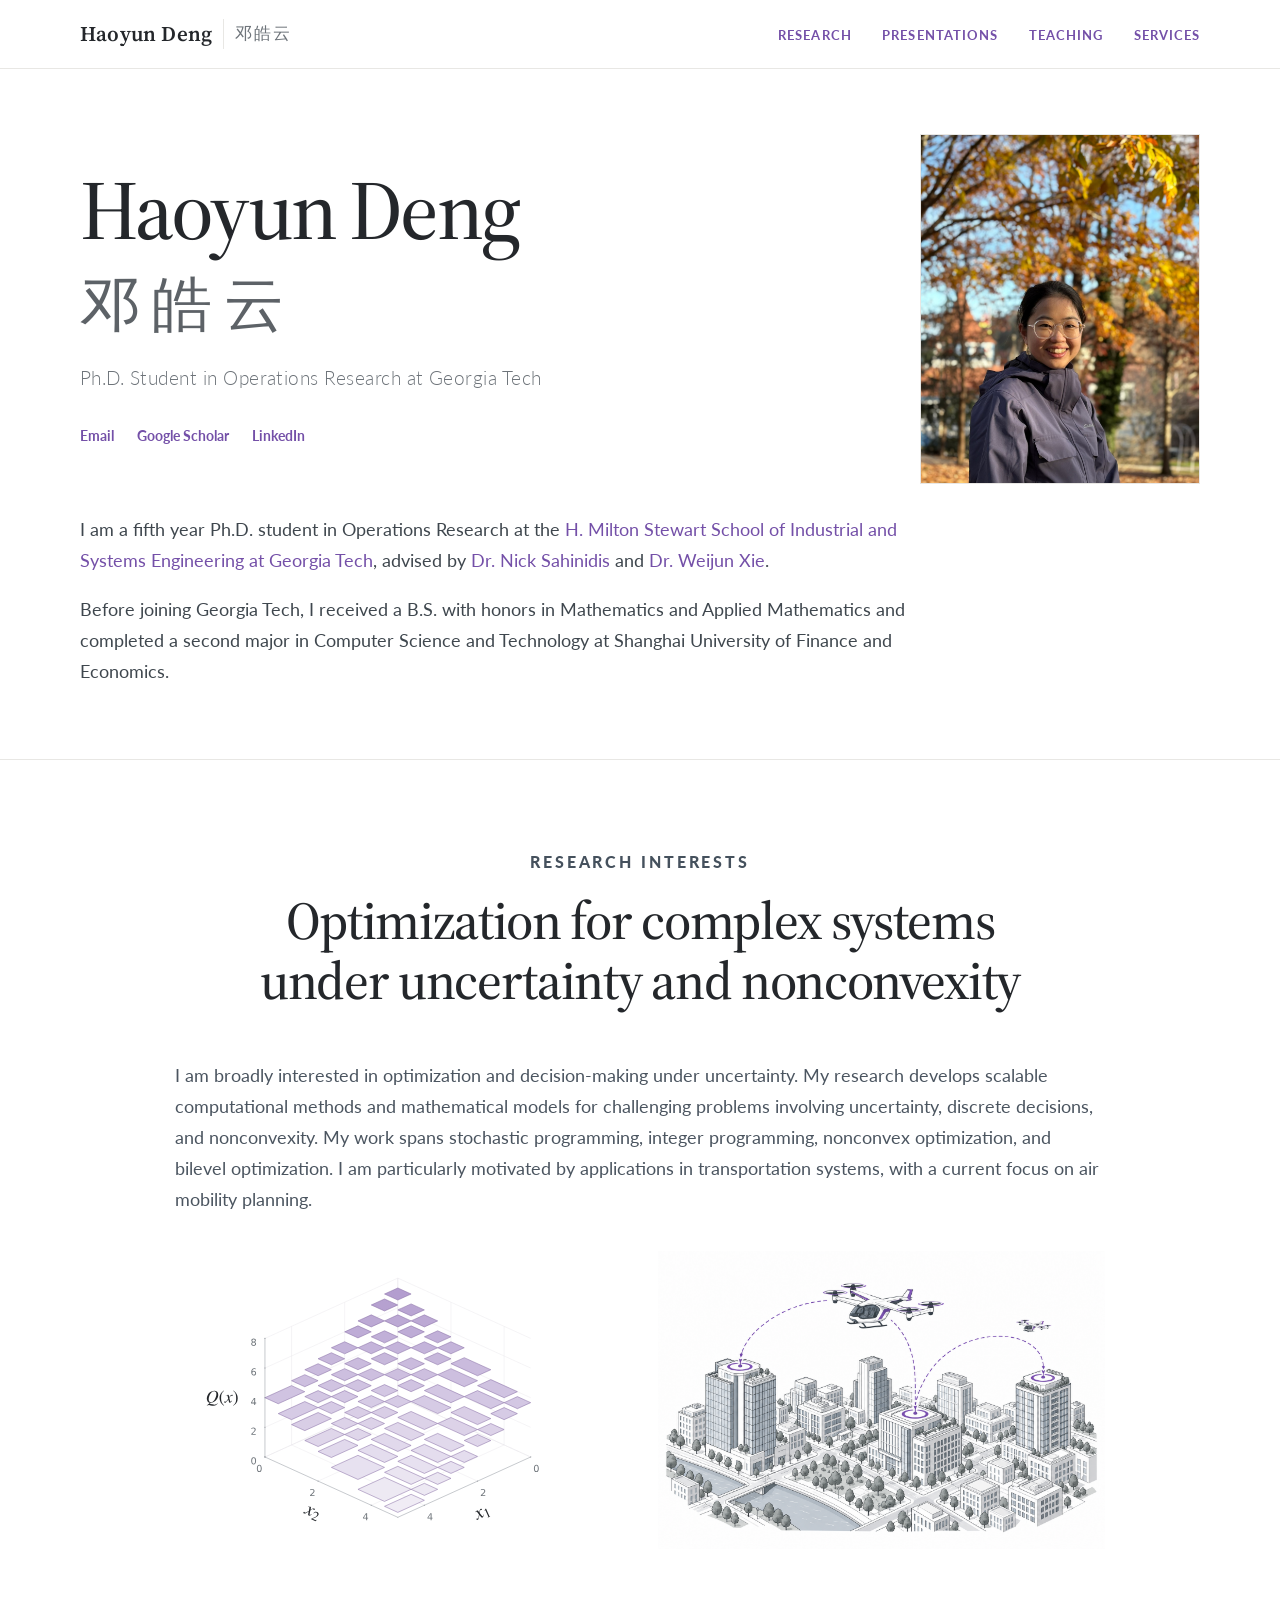
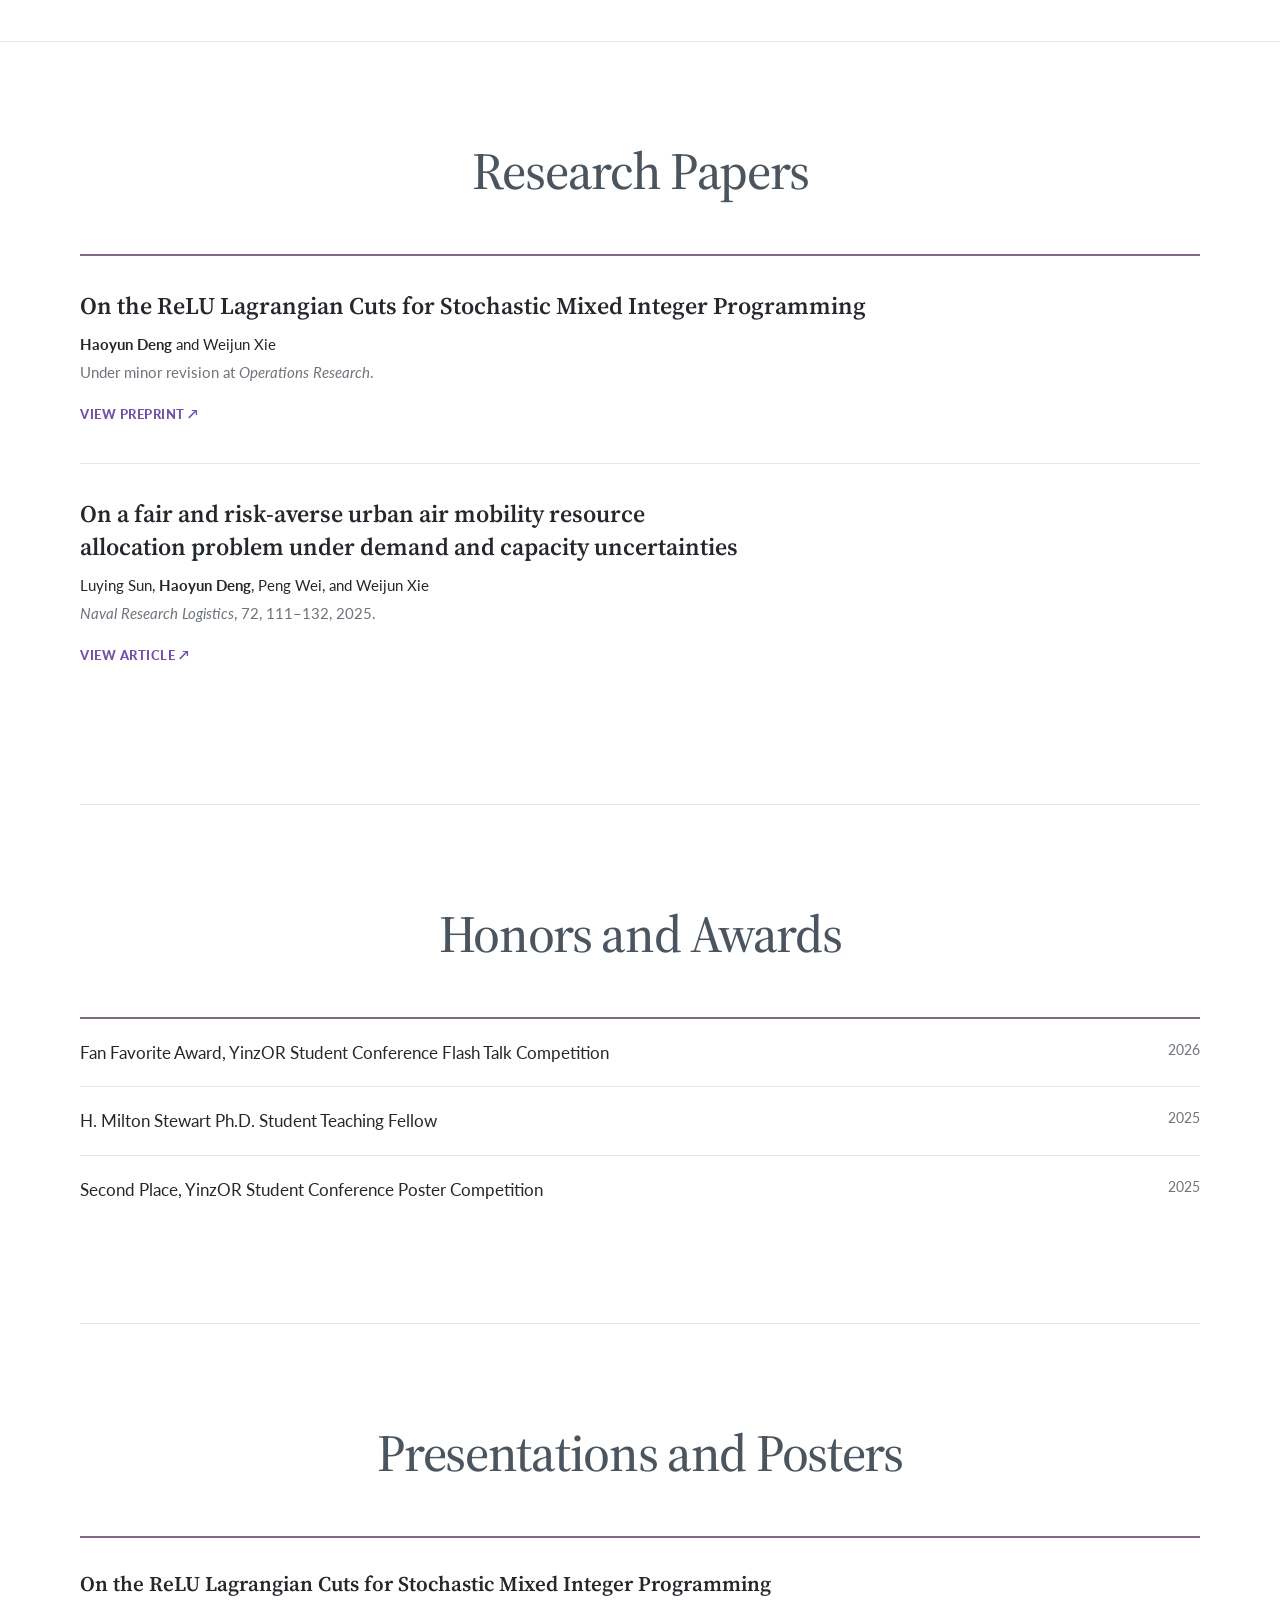
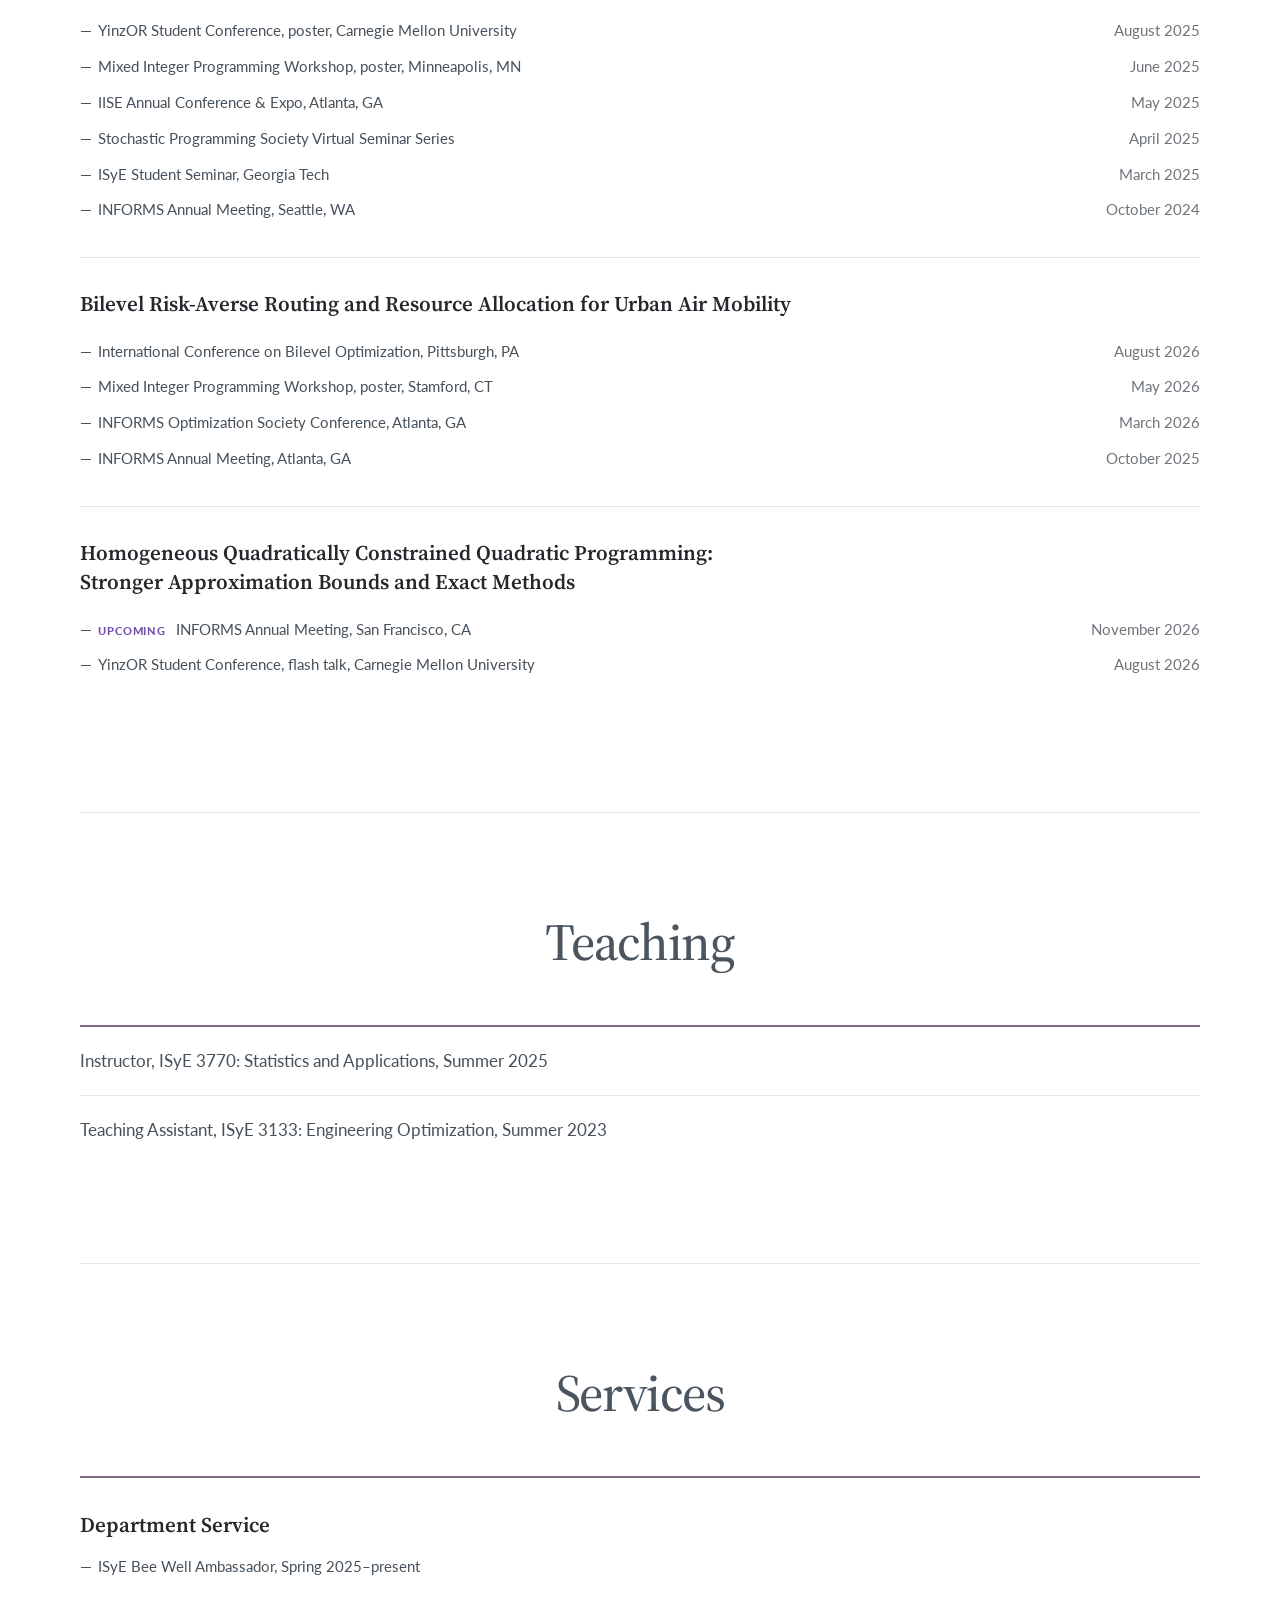
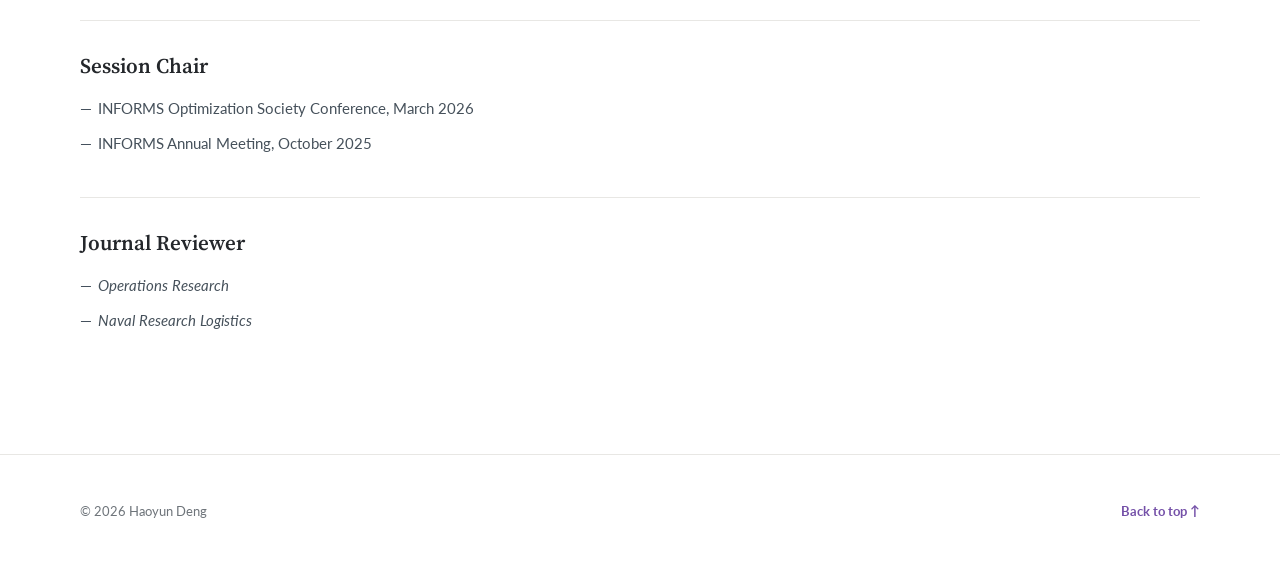
<file: index.html>
<!doctype html>
<html lang="en">
<head>
  <meta charset="utf-8">
  <meta name="viewport" content="width=device-width, initial-scale=1">
  <meta name="description" content="Haoyun Deng — Ph.D. student in Operations Research at Georgia Tech, working on optimization under uncertainty and transportation systems.">
  <meta name="theme-color" content="#ffffff">
  <meta property="og:type" content="website">
  <meta property="og:title" content="Haoyun Deng 邓皓云 | Operations Research">
  <meta property="og:description" content="Research in optimization under uncertainty, transportation, and logistics systems.">
  <meta name="twitter:card" content="summary_large_image">
  <meta name="twitter:title" content="Haoyun Deng 邓皓云 | Operations Research">
  <meta name="twitter:description" content="Research in optimization under uncertainty, transportation, and logistics systems.">
  <title>Haoyun Deng 邓皓云 | Operations Research</title>
  <link rel="preconnect" href="https://fonts.googleapis.com">
  <link rel="preconnect" href="https://fonts.gstatic.com" crossorigin>
  <link href="https://fonts.googleapis.com/css2?family=Lato:wght@300;400;700;900&amp;family=Source+Serif+4:opsz,wght@8..60,500;8..60,600&amp;display=swap" rel="stylesheet">
  <link rel="stylesheet" href="assets/css/style.css">
</head>
<body>
  <a class="skip-link" href="#main-content">Skip to main content</a>

  <header class="site-header" id="site-header">
    <div class="header-inner">
      <a class="site-name" href="#top" aria-label="Haoyun Deng, 邓皓云, home">
        <span>Haoyun Deng</span>
        <span class="site-name-cn" lang="zh-Hans">邓皓云</span>
      </a>
      <button class="nav-toggle" type="button" aria-expanded="false" aria-controls="site-nav">
        <span></span><span></span><span></span>
        <span class="sr-only">Toggle navigation</span>
      </button>
      <nav class="site-nav" id="site-nav" aria-label="Primary navigation">
        <a href="#interests">Research</a>
        <a href="#presentations">Presentations</a>
        <a href="#teaching">Teaching</a>
        <a href="#service">Services</a>
      </nav>
    </div>
  </header>

  <main id="main-content">
    <section class="hero" id="top" aria-labelledby="hero-title">
      <div class="hero-inner">
        <div class="hero-copy">
          <h1 id="hero-title">
            <span>Haoyun Deng</span>
            <span class="chinese-name" lang="zh-Hans">邓皓云</span>
          </h1>
          <p class="hero-role">Ph.D. Student in Operations Research at Georgia Tech</p>
          <div class="hero-links" aria-label="Profile links">
            <a href="mailto:hdeng81@gatech.edu">Email</a>
            <a href="https://scholar.google.com/citations?user=r8yw-DYAAAAJ&amp;hl=en" target="_blank" rel="noopener">Google Scholar</a>
            <a href="https://www.linkedin.com/in/haoyun-deng-5a24a7342" target="_blank" rel="noopener">LinkedIn</a>
          </div>
        </div>
        <figure class="portrait">
          <img src="assets/images/haoyun-deng.jpg" alt="Haoyun Deng outdoors in autumn" width="1800" height="1350" decoding="async">
        </figure>
        <div class="hero-about" aria-label="About Haoyun Deng">
          <p>
            I am a fifth year Ph.D. student in Operations Research at the <a href="https://www.isye.gatech.edu/" target="_blank" rel="noopener">H. Milton Stewart School of Industrial and Systems Engineering at Georgia Tech</a>, advised by <a href="https://sahinidis.coe.gatech.edu/" target="_blank" rel="noopener">Dr. Nick Sahinidis</a> and <a href="https://sites.google.com/site/weijunxieor" target="_blank" rel="noopener">Dr. Weijun Xie</a>.
          </p>
          <p>
            Before joining Georgia Tech, I received a B.S. with honors in Mathematics and Applied Mathematics and completed a second major in Computer Science and Technology at Shanghai University of Finance and Economics.
          </p>
        </div>
      </div>
    </section>

    <section class="research-callout" id="interests" aria-labelledby="interests-title">
      <div class="content-width">
        <p class="section-kicker">Research Interests</p>
        <h2 id="interests-title">Optimization for complex systems under uncertainty and nonconvexity</h2>
        <p class="research-intro">I am broadly interested in optimization and decision-making under uncertainty. My research develops scalable computational methods and mathematical models for challenging problems involving uncertainty, discrete decisions, and nonconvexity. My work spans stochastic programming, integer programming, nonconvex optimization, and bilevel optimization. I am particularly motivated by applications in transportation systems, with a current focus on air mobility planning.</p>
        <div class="interest-grid">
          <figure class="research-figure">
            <img src="assets/images/stochastic-integer-value-function-3d.svg" alt="Three-dimensional illustrative stochastic integer recourse value function Q(x) over x1 and x2, shown as horizontal terraces with jump discontinuities." width="1536" height="1024" loading="lazy" decoding="async">
          </figure>
          <figure class="research-figure">
            <img src="assets/images/urban-air-mobility.png" alt="Conceptual urban air mobility network: passenger eVTOL aircraft connect three rooftop vertiports along purple flight routes over a gray city." width="1536" height="1024" loading="lazy" decoding="async">
          </figure>
        </div>
      </div>
    </section>

    <div class="content-width page-content">
      <section id="papers" aria-labelledby="papers-title">
        <div class="section-heading">
          <h2 id="papers-title">Research Papers</h2>
        </div>
        <div class="publication-list">
          <article class="paper">
            <div>
              <h3>On the ReLU Lagrangian Cuts for Stochastic Mixed Integer Programming</h3>
              <p class="authors"><strong>Haoyun Deng</strong> and Weijun Xie</p>
              <p class="venue">Under minor revision at <em>Operations Research</em>.</p>
              <p class="paper-links"><a href="https://optimization-online.org/2024/11/on-the-relu-lagrangian-cuts-for-stochastic-mixed-integer-programming/" target="_blank" rel="noopener">View preprint <span aria-hidden="true">↗</span></a></p>
            </div>
          </article>

          <article class="paper">
            <div>
              <h3>On a fair and risk-averse urban air mobility resource allocation problem under demand and capacity uncertainties</h3>
              <p class="authors">Luying Sun, <strong>Haoyun Deng</strong>, Peng Wei, and Weijun Xie</p>
              <p class="venue"><em>Naval Research Logistics</em>, 72, 111–132, 2025.</p>
              <p class="paper-links"><a href="https://onlinelibrary.wiley.com/doi/full/10.1002/nav.22217" target="_blank" rel="noopener">View article <span aria-hidden="true">↗</span></a></p>
            </div>
          </article>
        </div>
      </section>

      <section id="honors" aria-labelledby="honors-title">
        <div class="section-heading">
          <h2 id="honors-title">Honors and Awards</h2>
        </div>
        <ul class="dated-list">
          <li><span>Fan Favorite Award, YinzOR Student Conference Flash Talk Competition</span><time>2026</time></li>
          <li><span>H. Milton Stewart Ph.D. Student Teaching Fellow</span><time>2025</time></li>
          <li><span>Second Place, YinzOR Student Conference Poster Competition</span><time>2025</time></li>
        </ul>
      </section>

      <section id="presentations" aria-labelledby="presentations-title">
        <div class="section-heading">
          <h2 id="presentations-title">Presentations and Posters</h2>
        </div>
        <div class="presentation-list">
          <article class="presentation-group">
            <h3>On the ReLU Lagrangian Cuts for Stochastic Mixed Integer Programming</h3>
            <ul>
              <li>YinzOR Student Conference, poster, Carnegie Mellon University <time>August 2025</time></li>
              <li>Mixed Integer Programming Workshop, poster, Minneapolis, MN <time>June 2025</time></li>
              <li>IISE Annual Conference &amp; Expo, Atlanta, GA <time>May 2025</time></li>
              <li>Stochastic Programming Society Virtual Seminar Series <time>April 2025</time></li>
              <li>ISyE Student Seminar, Georgia Tech <time>March 2025</time></li>
              <li>INFORMS Annual Meeting, Seattle, WA <time>October 2024</time></li>
            </ul>
          </article>
          <article class="presentation-group">
            <h3>Bilevel Risk-Averse Routing and Resource Allocation for Urban Air Mobility</h3>
            <ul>
              <li>International Conference on Bilevel Optimization, Pittsburgh, PA <time>August 2026</time></li>
              <li>Mixed Integer Programming Workshop, poster, Stamford, CT <time>May 2026</time></li>
              <li>INFORMS Optimization Society Conference, Atlanta, GA <time>March 2026</time></li>
              <li>INFORMS Annual Meeting, Atlanta, GA <time>October 2025</time></li>
            </ul>
          </article>
          <article class="presentation-group">
            <h3>Homogeneous Quadratically Constrained Quadratic Programming: Stronger Approximation Bounds and Exact Methods</h3>
            <ul>
              <li><span><span class="upcoming-label">Upcoming</span>INFORMS Annual Meeting, San Francisco, CA</span><time>November 2026</time></li>
              <li>YinzOR Student Conference, flash talk, Carnegie Mellon University <time>August 2026</time></li>
            </ul>
          </article>
        </div>
      </section>

      <section id="teaching" aria-labelledby="teaching-title">
        <div class="section-heading">
          <h2 id="teaching-title">Teaching</h2>
        </div>
        <ul class="service-list">
          <li>Instructor, ISyE 3770: Statistics and Applications, Summer 2025</li>
          <li>Teaching Assistant, ISyE 3133: Engineering Optimization, Summer 2023</li>
        </ul>
      </section>

      <section id="service" aria-labelledby="service-title">
        <div class="section-heading">
          <h2 id="service-title">Services</h2>
        </div>
        <div class="service-grid">
          <div>
            <h3>Department Service</h3>
            <ul>
              <li>ISyE Bee Well Ambassador, Spring 2025–present</li>
            </ul>
          </div>
          <div>
            <h3>Session Chair</h3>
            <ul>
              <li>INFORMS Optimization Society Conference, March 2026</li>
              <li>INFORMS Annual Meeting, October 2025</li>
            </ul>
          </div>
          <div>
            <h3>Journal Reviewer</h3>
            <ul>
              <li><em>Operations Research</em></li>
              <li><em>Naval Research Logistics</em></li>
            </ul>
          </div>
        </div>
      </section>
    </div>
  </main>

  <footer>
    <div class="content-width footer-inner">
      <p>© <span id="year"></span> Haoyun Deng</p>
      <a href="#top">Back to top <span aria-hidden="true">↑</span></a>
    </div>
  </footer>

  <script>
    const header = document.getElementById('site-header');
    const navToggle = document.querySelector('.nav-toggle');
    const nav = document.getElementById('site-nav');

    document.getElementById('year').textContent = new Date().getFullYear();

    const updateHeader = () => header.classList.toggle('scrolled', window.scrollY > 24);
    updateHeader();
    window.addEventListener('scroll', updateHeader, { passive: true });

    navToggle.addEventListener('click', () => {
      const isOpen = navToggle.getAttribute('aria-expanded') === 'true';
      navToggle.setAttribute('aria-expanded', String(!isOpen));
      nav.classList.toggle('open', !isOpen);
    });

    nav.addEventListener('click', (event) => {
      if (event.target.matches('a')) {
        navToggle.setAttribute('aria-expanded', 'false');
        nav.classList.remove('open');
      }
    });
  </script>
</body>
</html>
</file>
<file: assets/css/style.css>
:root {
  --navy: #806b84;
  --navy-deep: #24272b;
  --slate: #4b5560;
  --ink: #24272b;
  --muted: #6e747a;
  --teal: #d8ceda;
  --teal-dark: #45515d;
  --link: #7450a8;
  --link-hover: #55357b;
  --warm: #ffffff;
  --paper: #ffffff;
  --line: #e8e7e4;
  --content: 1120px;
  --serif: "Source Serif 4", Georgia, serif;
  --sans: "Lato", -apple-system, BlinkMacSystemFont, "Segoe UI", sans-serif;
  --chinese: "Kaiti SC", "STKaiti", "KaiTi", "楷体", serif;
}

* {
  box-sizing: border-box;
}

html {
  scroll-behavior: smooth;
  scroll-padding-top: 76px;
}

body {
  margin: 0;
  color: var(--ink);
  background: var(--paper);
  font-family: var(--sans);
  font-size: 17px;
  line-height: 1.72;
  text-rendering: optimizeLegibility;
}

a {
  color: var(--link);
  text-decoration: none;
  transition: color 160ms ease;
}

a:hover {
  color: var(--link-hover);
}

p {
  margin: 0 0 1em;
}

h1,
h2,
h3 {
  text-wrap: balance;
}

.content-width,
.header-inner,
.hero-inner {
  width: min(var(--content), calc(100% - 96px));
  margin-inline: auto;
}

.sr-only {
  position: absolute;
  width: 1px;
  height: 1px;
  padding: 0;
  margin: -1px;
  overflow: hidden;
  clip: rect(0, 0, 0, 0);
  white-space: nowrap;
  border: 0;
}

.skip-link {
  position: fixed;
  z-index: 100;
  top: 12px;
  left: 12px;
  padding: 10px 15px;
  color: var(--ink);
  background: var(--paper);
  border-radius: 3px;
  transform: translateY(-160%);
  transition: transform 160ms ease;
}

.skip-link:focus {
  transform: translateY(0);
}

.site-header {
  position: fixed;
  z-index: 50;
  inset: 0 0 auto;
  color: var(--ink);
  background: rgb(255 255 255 / 0.96);
  border-bottom: 1px solid var(--line);
  transition: background-color 180ms ease, box-shadow 180ms ease;
  backdrop-filter: blur(12px);
}

.site-header.scrolled {
  background: rgb(255 255 255 / 0.98);
  box-shadow: 0 8px 28px rgb(36 39 43 / 0.06);
}

.header-inner {
  min-height: 68px;
  display: flex;
  align-items: center;
  justify-content: space-between;
  gap: 32px;
}

.site-name {
  display: inline-flex;
  align-items: center;
  gap: 11px;
  color: var(--ink);
  font-family: var(--serif);
  font-size: 21px;
  font-weight: 600;
  letter-spacing: 0.01em;
  text-decoration: none;
}

.site-name-cn {
  padding-left: 11px;
  color: var(--muted);
  border-left: 1px solid var(--line);
  font-family: var(--chinese);
  font-size: 17px;
  font-weight: 500;
  letter-spacing: 0.12em;
}

.site-name:hover {
  color: var(--ink);
}

.site-nav {
  display: flex;
  align-items: center;
  gap: clamp(18px, 2.4vw, 34px);
}

.site-nav a {
  position: relative;
  padding: 21px 0 19px;
  color: var(--link);
  font-size: 13px;
  font-weight: 700;
  letter-spacing: 0.08em;
  text-decoration: none;
  text-transform: uppercase;
}

.site-nav a::after {
  content: "";
  position: absolute;
  right: 0;
  bottom: 14px;
  left: 0;
  height: 2px;
  background: var(--teal);
  transform: scaleX(0);
  transform-origin: left;
  transition: transform 160ms ease;
}

.site-nav a:hover,
.site-nav a:focus-visible {
  color: var(--link-hover);
}

.site-nav a:hover::after,
.site-nav a:focus-visible::after {
  transform: scaleX(1);
}

.nav-toggle {
  display: none;
  width: 42px;
  height: 42px;
  padding: 9px;
  color: inherit;
  background: transparent;
  border: 0;
  cursor: pointer;
}

.nav-toggle > span:not(.sr-only) {
  display: block;
  height: 2px;
  margin: 5px 0;
  background: currentColor;
  transition: transform 160ms ease, opacity 160ms ease;
}

.hero {
  min-height: 620px;
  display: grid;
  align-items: center;
  padding: 134px 0 72px;
  color: var(--ink);
  background: var(--paper);
  border-bottom: 1px solid var(--line);
}

.hero-inner {
  display: grid;
  grid-template-columns: minmax(0, 1fr) minmax(230px, 280px);
  align-items: center;
  column-gap: clamp(90px, 10vw, 150px);
  row-gap: 0;
}

.hero-copy {
  max-width: 720px;
}

.eyebrow,
.section-kicker {
  margin: 0 0 16px;
  color: var(--muted);
  font-size: 12px;
  font-weight: 900;
  letter-spacing: 0.18em;
  text-transform: uppercase;
}

.eyebrow {
  color: var(--muted);
}

.hero h1 {
  margin: 0;
  font-family: var(--serif);
  font-size: clamp(56px, 7vw, 84px);
  font-weight: 500;
  letter-spacing: -0.035em;
  line-height: 0.98;
}

.hero h1 > span:first-child {
  display: block;
}

.chinese-name {
  display: block;
  margin-top: 19px;
  color: #5d6267;
  font-family: var(--chinese);
  font-size: clamp(42px, 5vw, 60px);
  font-weight: 500;
  letter-spacing: 0.2em;
  line-height: 1.15;
}

.hero-role {
  margin: 22px 0 30px;
  color: var(--muted);
  font-size: 19px;
  font-weight: 300;
  letter-spacing: 0.025em;
}

.hero-links {
  display: flex;
  flex-wrap: wrap;
  gap: 9px 23px;
}

.hero-links a {
  color: var(--link);
  font-size: 14px;
  font-weight: 700;
}

.portrait {
  aspect-ratio: 4 / 5;
  margin: 0;
  overflow: hidden;
  background: #f4f1f7;
  border: 1px solid var(--line);
}

.portrait img {
  display: block;
  width: 100%;
  height: 100%;
  object-fit: cover;
  object-position: 41% center;
}

.research-callout {
  padding: 88px 0 92px;
  text-align: center;
  background: var(--warm);
  border-bottom: 1px solid var(--line);
}

.research-callout .section-kicker {
  color: var(--teal-dark);
  font-size: 16px;
}

.research-callout h2 {
  max-width: 820px;
  margin: 0 auto 50px;
  color: var(--ink);
  font-family: var(--serif);
  font-size: clamp(37px, 4.5vw, 53px);
  font-weight: 500;
  letter-spacing: -0.025em;
  line-height: 1.12;
}

.research-intro {
  max-width: 930px;
  margin: 0 auto 36px;
  color: var(--slate);
  font-size: 18px;
  text-align: left;
}

.interest-grid {
  display: grid;
  grid-template-columns: repeat(2, minmax(0, 1fr));
  gap: 36px;
  max-width: 930px;
  margin-inline: auto;
}

.research-figure {
  margin: 0;
}

.research-figure img {
  display: block;
  width: 100%;
  height: auto;
  aspect-ratio: 3 / 2;
  object-fit: contain;
}

.page-content > section {
  padding: 100px 0;
  scroll-margin-top: 36px;
  border-bottom: 1px solid var(--line);
}

.page-content > section:last-child {
  border-bottom: 0;
}

.section-heading {
  margin-bottom: 54px;
  text-align: center;
}

.section-heading h2 {
  margin: 0;
  color: var(--slate);
  font-family: var(--serif);
  font-size: clamp(38px, 4.5vw, 52px);
  font-weight: 500;
  letter-spacing: -0.025em;
  line-height: 1.12;
}

.hero-about {
  grid-column: 1 / -1;
  max-width: 830px;
  margin: 30px 0 0;
  color: #3f474e;
  font-size: 18px;
  text-align: left;
}

.hero-about p:last-child {
  margin-bottom: 0;
}

.publication-list {
  border-top: 2px solid var(--navy);
}

.paper {
  padding: 34px 0 36px;
  border-bottom: 1px solid var(--line);
}

.paper:last-child {
  border-bottom: 0;
}

.paper h3 {
  max-width: 880px;
  margin: 0 0 10px;
  color: var(--ink);
  font-family: var(--serif);
  font-size: 24px;
  font-weight: 600;
  line-height: 1.35;
}

.authors,
.venue {
  margin: 2px 0;
  font-size: 15px;
}

.venue {
  color: var(--muted);
}

.paper-links {
  margin: 12px 0 0;
}

.paper-links a {
  font-size: 13px;
  font-weight: 900;
  letter-spacing: 0.04em;
  text-transform: uppercase;
}

.presentation-group h3,
.service-grid h3 {
  margin: 0 0 5px;
  color: var(--ink);
  font-family: var(--serif);
  font-size: 21px;
  font-weight: 600;
  line-height: 1.4;
}

.dated-list time {
  color: var(--muted);
  font-size: 14px;
  white-space: nowrap;
}

.dated-list {
  margin: 0;
  padding: 0;
  list-style: none;
  border-top: 2px solid var(--navy);
}

.dated-list li {
  display: grid;
  grid-template-columns: minmax(0, 1fr) auto;
  gap: 36px;
  padding: 19px 0;
  border-bottom: 1px solid var(--line);
}

.dated-list li:last-child {
  border-bottom: 0;
}

.presentation-list {
  border-top: 2px solid var(--navy);
}

.presentation-group {
  padding: 31px 0 29px;
  border-bottom: 1px solid var(--line);
}

.presentation-group:last-child {
  border-bottom: 0;
}

.presentation-group ul,
.service-grid ul {
  margin: 15px 0 0;
  padding: 0;
  list-style: none;
}

.presentation-group li {
  display: grid;
  grid-template-columns: minmax(0, 1fr) auto;
  gap: 32px;
  padding: 5px 0 5px 18px;
  color: #46515b;
  font-size: 15px;
}

.presentation-group li::before {
  content: "—";
  position: absolute;
  margin-left: -18px;
  color: var(--teal-dark);
}

.presentation-group time {
  color: var(--muted);
  white-space: nowrap;
}

.upcoming-label {
  display: inline-block;
  margin-right: 10px;
  color: var(--link);
  font-size: 11px;
  font-weight: 900;
  letter-spacing: 0.08em;
  text-transform: uppercase;
}

.service-grid {
  display: grid;
  grid-template-columns: minmax(0, 1fr);
  border-top: 2px solid var(--navy);
}

.service-list {
  margin: 0;
  padding: 0;
  list-style: none;
  border-top: 2px solid var(--navy);
}

.service-list li {
  margin: 0;
  padding: 19px 0;
  color: #46515b;
  font-size: 17px;
  border-bottom: 1px solid var(--line);
}

.service-list li:last-child {
  border-bottom: 0;
}

.service-grid > div {
  padding: 30px 0;
}

.service-grid > div:first-child {
  padding-top: 32px;
}

.service-grid > div:last-child {
  padding-bottom: 10px;
}

.service-grid > div + div {
  border-top: 1px solid var(--line);
}

.service-grid li {
  position: relative;
  margin: 10px 0;
  padding-left: 18px;
  color: #46515b;
  font-size: 15px;
}

.service-grid li::before {
  content: "—";
  position: absolute;
  left: 0;
  color: var(--teal-dark);
}

footer {
  color: var(--muted);
  background: var(--paper);
  border-top: 1px solid var(--line);
}

.footer-inner {
  min-height: 112px;
  display: flex;
  align-items: center;
  justify-content: space-between;
  gap: 28px;
  font-size: 13px;
}

.footer-inner p {
  margin: 0;
}

.footer-inner a {
  color: var(--link);
  font-weight: 700;
}

@media (max-width: 820px) {
  .content-width,
  .header-inner,
  .hero-inner {
    width: min(680px, calc(100% - 48px));
  }

  .site-header,
  .site-header.scrolled {
    background: rgb(255 255 255 / 0.98);
  }

  .header-inner {
    min-height: 60px;
  }

  .nav-toggle {
    display: block;
  }

  .nav-toggle[aria-expanded="true"] > span:nth-child(1) {
    transform: translateY(7px) rotate(45deg);
  }

  .nav-toggle[aria-expanded="true"] > span:nth-child(2) {
    opacity: 0;
  }

  .nav-toggle[aria-expanded="true"] > span:nth-child(3) {
    transform: translateY(-7px) rotate(-45deg);
  }

  .site-nav {
    position: absolute;
    inset: 60px 0 auto;
    display: none;
    padding: 12px 24px 18px;
    background: var(--paper);
    border-top: 1px solid var(--line);
    border-bottom: 1px solid var(--line);
  }

  .site-nav.open {
    display: grid;
  }

  .site-nav a {
    padding: 10px 0;
  }

  .site-nav a::after {
    bottom: 5px;
    width: 36px;
  }

  .hero {
    min-height: auto;
    padding: 118px 0 70px;
  }

  .hero-inner {
    grid-template-columns: 1fr;
    gap: 0;
  }

  .hero h1 {
    font-size: clamp(52px, 13vw, 72px);
  }

  .portrait {
    width: min(100%, 280px);
    margin-top: 48px;
    justify-self: center;
  }

  .hero-about {
    grid-column: 1;
    margin-top: 28px;
  }

  .research-callout {
    padding: 72px 0 74px;
  }

  .interest-grid {
    grid-template-columns: 1fr;
    gap: 28px;
    max-width: 600px;
  }

  .page-content > section {
    padding: 78px 0;
  }

  .section-heading {
    margin-bottom: 42px;
  }

  .service-grid {
    grid-template-columns: 1fr;
  }

  .service-grid > div {
    padding: 30px 0;
  }

  .service-grid > div + div {
    padding: 30px 0 0;
    border-top: 1px solid var(--line);
    border-left: 0;
  }
}

@media (max-width: 560px) {
  body {
    font-size: 16px;
  }

  .content-width,
  .header-inner,
  .hero-inner {
    width: calc(100% - 36px);
  }

  .site-name {
    font-size: 19px;
  }

  .site-name-cn {
    font-size: 15px;
  }

  .hero {
    padding-top: 106px;
  }

  .hero-links {
    gap: 8px 18px;
  }

  .research-callout h2 {
    font-size: 34px;
  }

  .page-content > section {
    padding: 65px 0;
  }

  .section-heading h2 {
    font-size: 36px;
  }

  .hero-about {
    font-size: 16px;
  }

  .paper h3 {
    font-size: 21px;
  }

  .dated-list li,
  .presentation-group li {
    grid-template-columns: 1fr;
    gap: 5px;
  }

  .presentation-group time {
    grid-row: 1;
  }

  .presentation-group li {
    padding-top: 9px;
    padding-bottom: 9px;
  }

  .footer-inner {
    min-height: 100px;
  }
}

@media (prefers-reduced-motion: reduce) {
  html {
    scroll-behavior: auto;
  }

  *,
  *::before,
  *::after {
    scroll-behavior: auto !important;
    transition-duration: 0.01ms !important;
  }
}

@media print {
  .site-header,
  .hero-links,
  .nav-toggle,
  footer {
    display: none;
  }

  .hero {
    min-height: 0;
    padding: 40px 0;
    color: var(--ink);
    background: transparent;
  }

  .portrait {
    border-color: var(--line);
  }

  .hero-role {
    color: var(--muted);
  }

  .research-callout,
  .page-content > section {
    padding: 40px 0;
  }
}
</file>
